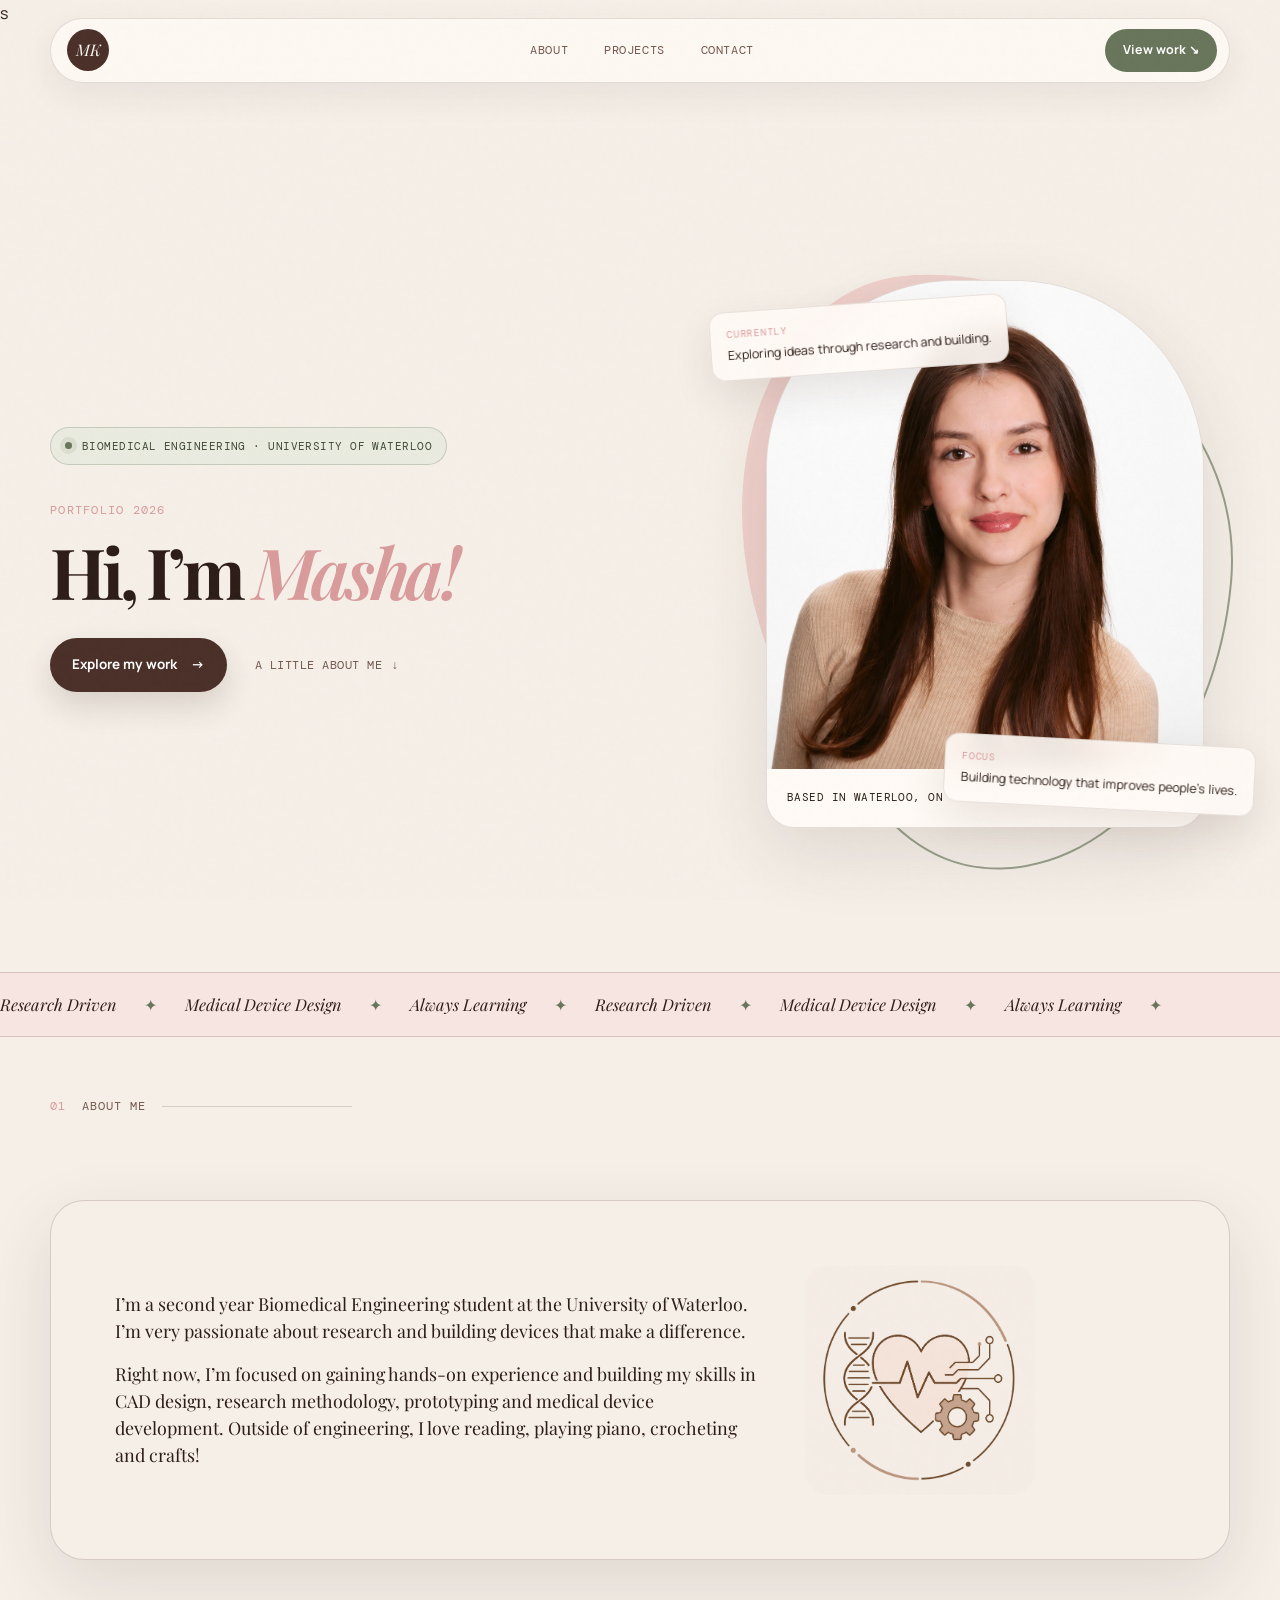
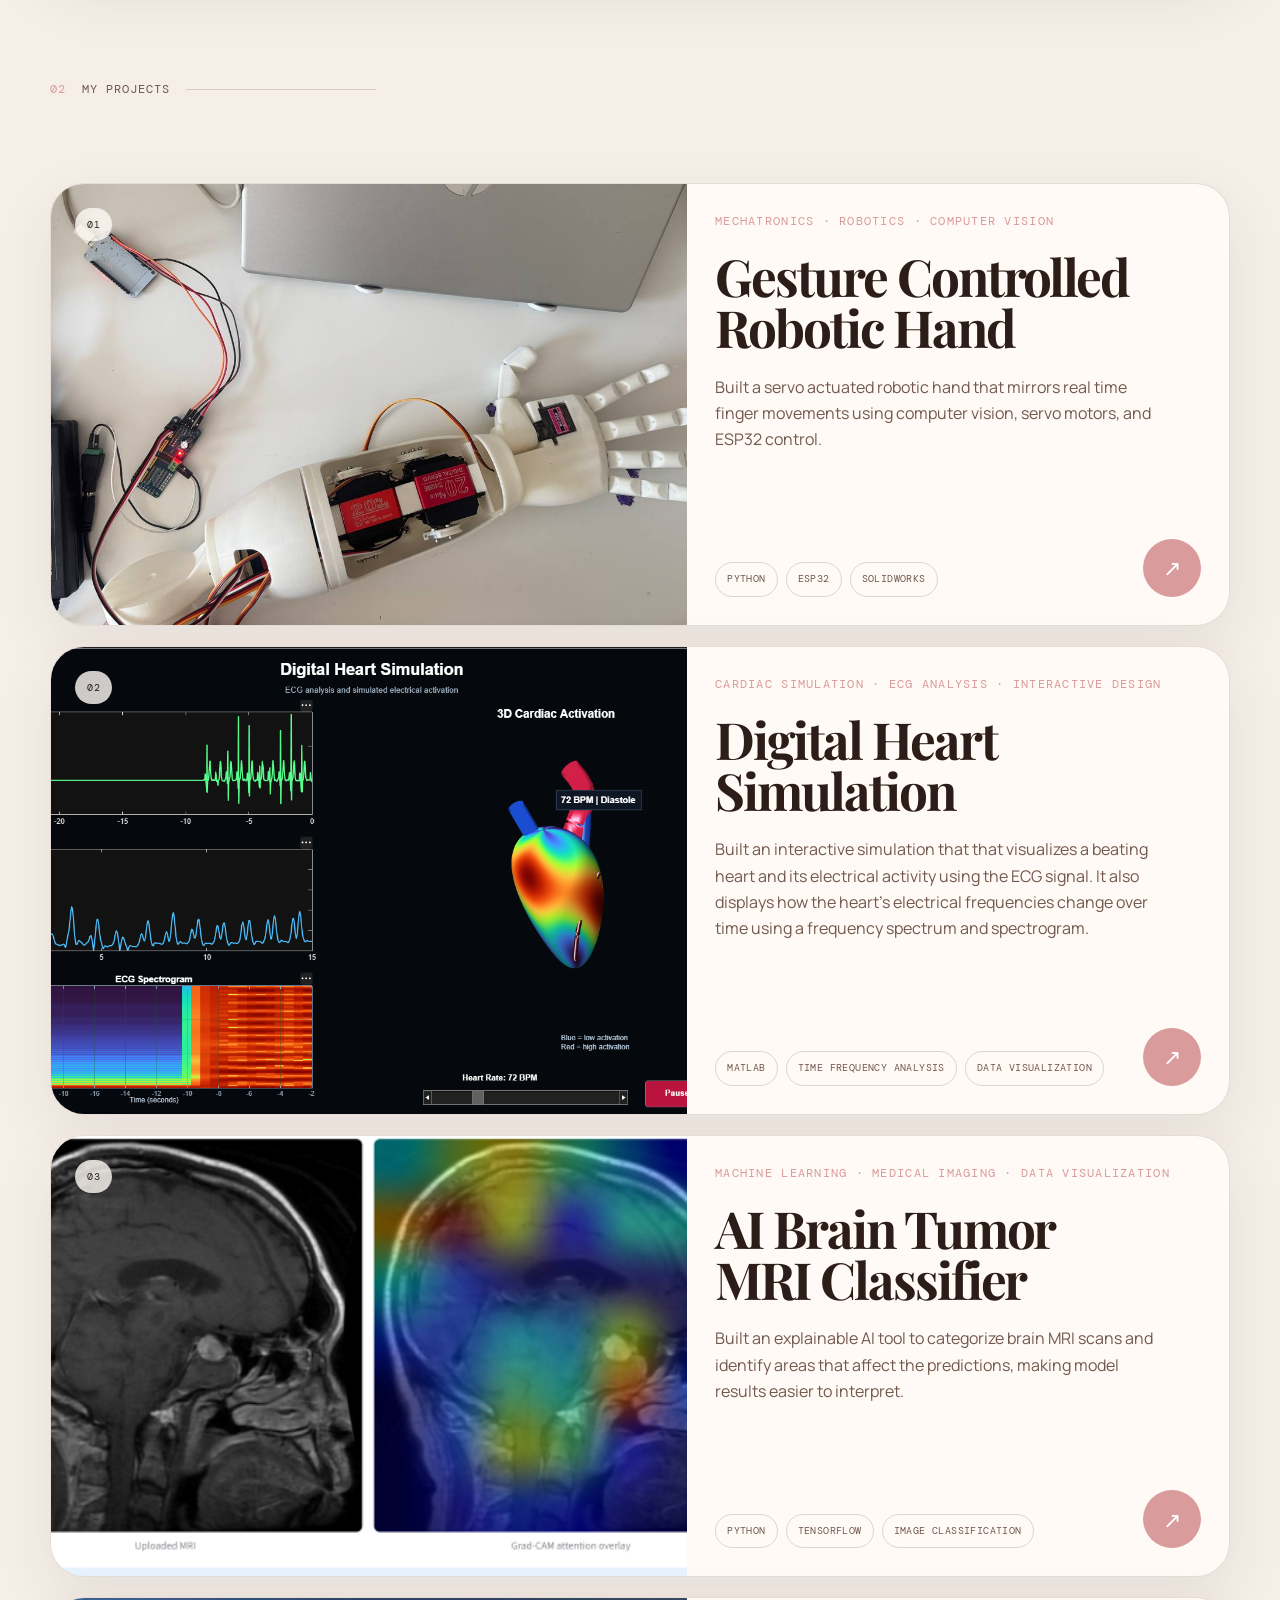
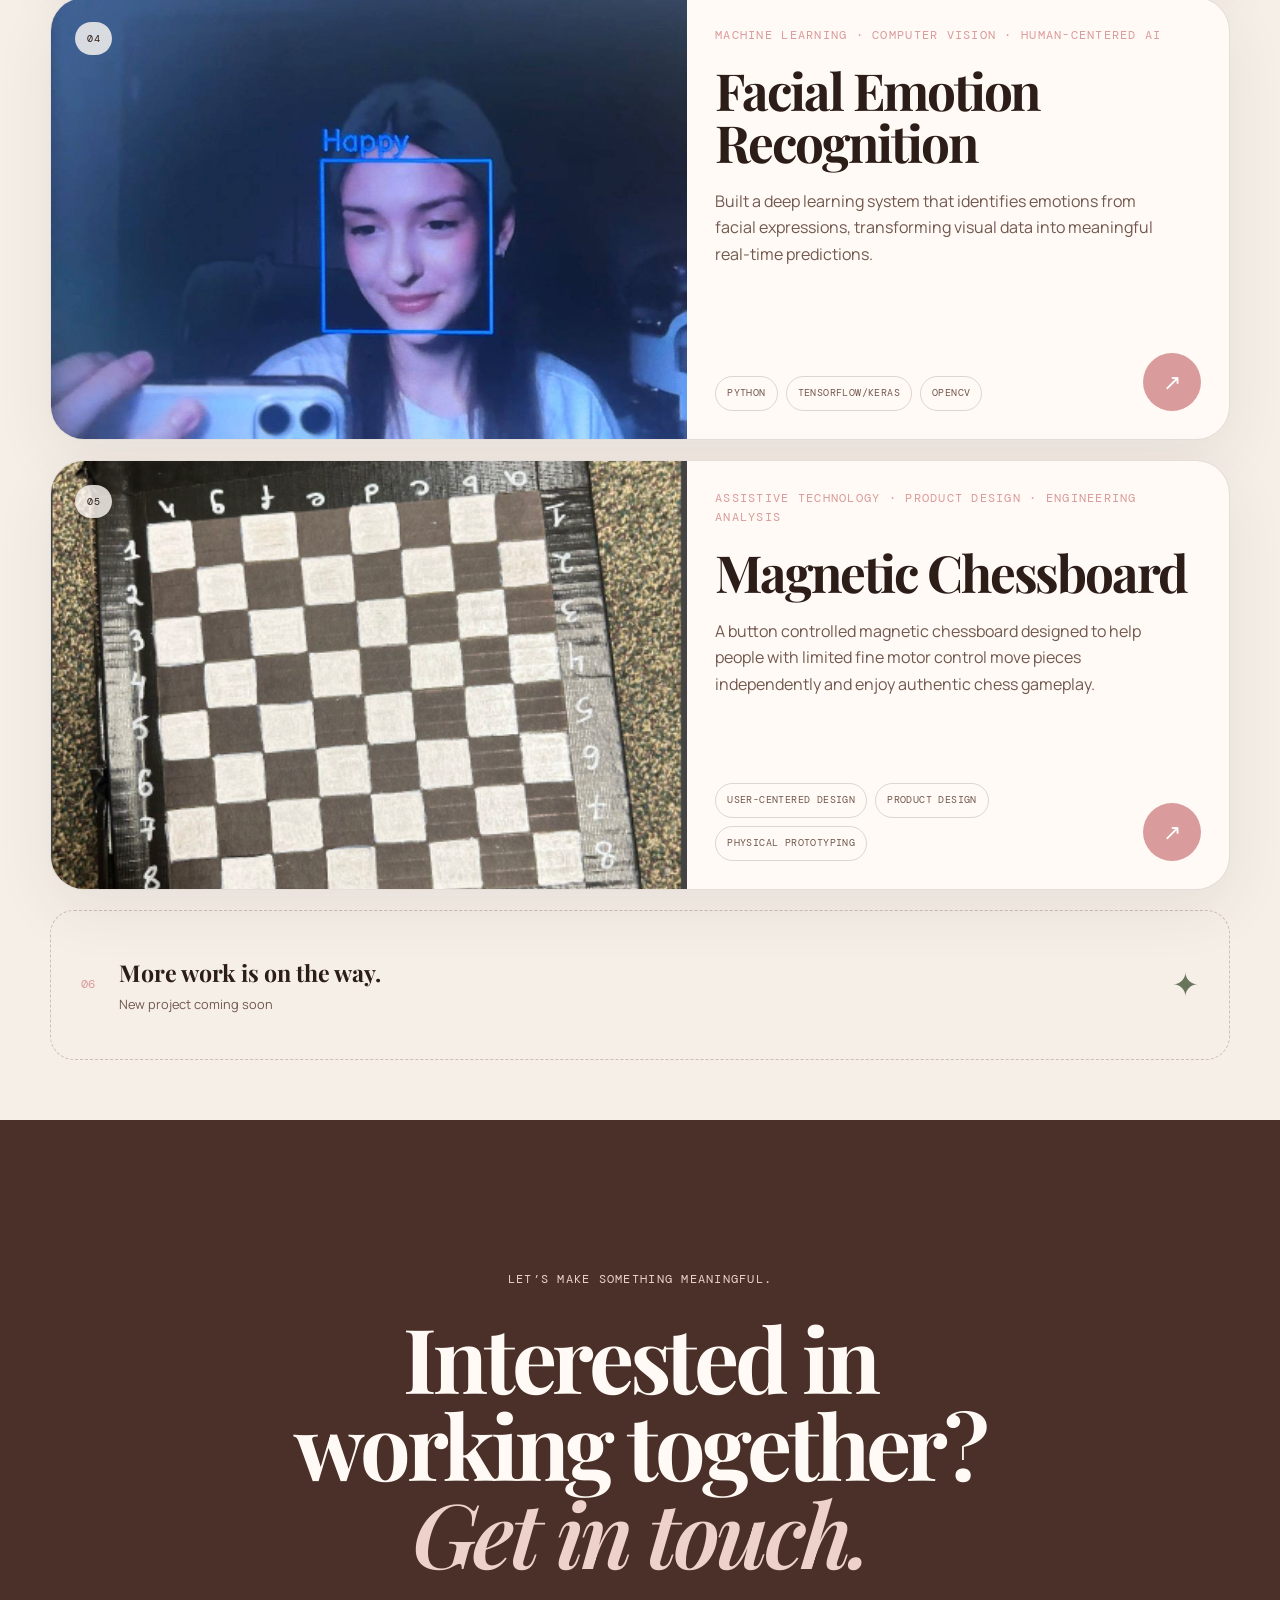
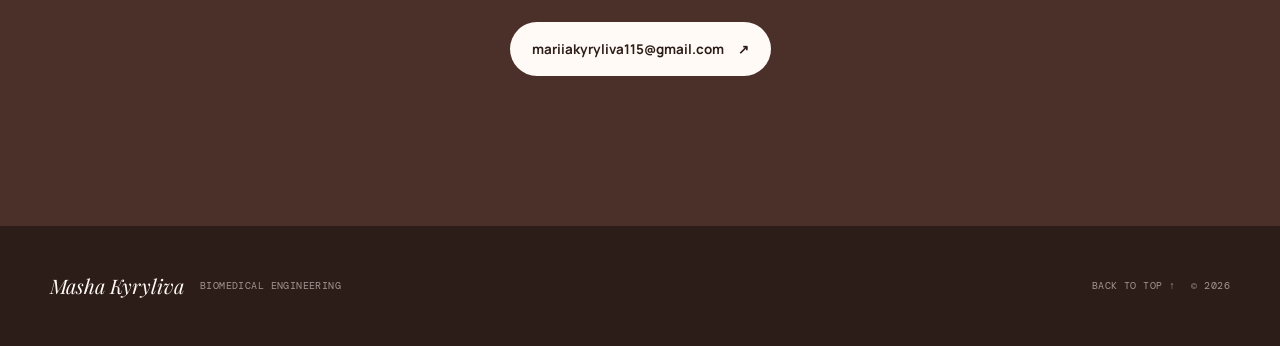
<file: index.html>
s<!DOCTYPE html>
<html lang="en">
<head>
  <meta charset="UTF-8">
  <meta name="viewport" content="width=device-width, initial-scale=1.0">
  <meta name="description" content="Masha Kyryliva — Biomedical Engineering student creating thoughtful solutions across healthcare, engineering, and technology.">
  <title>Masha Kyryliva — Biomedical Engineering Portfolio</title>

  <link rel="preconnect" href="https://fonts.googleapis.com">
  <link rel="preconnect" href="https://fonts.gstatic.com" crossorigin>
  <link href="https://fonts.googleapis.com/css2?family=DM+Mono:wght@300;400;500&family=Manrope:wght@400;500;600;700&family=Playfair+Display:ital,wght@0,400;0,700;1,600&display=swap" rel="stylesheet">
  <link rel="stylesheet" href="styles.css">
</head>
<body>
  <div class="page-noise" aria-hidden="true"></div>

  <header class="nav-shell">
    <nav class="nav" aria-label="Primary navigation">
      <a href="#top" class="nav-mark" aria-label="Masha Kyryliva home">
        <span>MK</span>
      </a>

      <ul class="nav-links">
        <li><a href="#about">About</a></li>
        <li><a href="#projects">Projects</a></li>
        <li><a href="#contact">Contact</a></li>
      </ul>

      <a class="nav-cta" href="#projects">View work <span aria-hidden="true">↘</span></a>
    </nav>
  </header>

  <main>
    <section class="hero" id="top">
      <div class="hero-grid">
        <div class="hero-copy reveal">
          <div class="availability-pill">
            <span class="availability-dot" aria-hidden="true"></span>
            Biomedical Engineering · University of Waterloo
          </div>

          <p class="hero-kicker">Portfolio 2026</p>
          <h1>
            Hi, I’m <em>Masha!</em></span>
          </h1>

          <div class="hero-actions">
            <a class="button button-primary" href="#projects">Explore my work <span aria-hidden="true">→</span></a>
            <a class="text-link" href="#about">A little about me <span aria-hidden="true">↓</span></a>
          </div>
        </div>

        <div class="portrait-stage reveal" aria-label="Portrait placeholder">
          <div class="portrait-backdrop portrait-backdrop-one" aria-hidden="true"></div>
          <div class="portrait-backdrop portrait-backdrop-two" aria-hidden="true"></div>
          <div class="portrait-card">
          <img src="forportfolio2.png" alt="Masha Kyryliva" class="portrait-photo">
          <div class="portrait-caption">
          <span>Based in Waterloo, ON</span>
         <span class="caption-mark">✦</span>
  </div>
</div>

          <div class="floating-note floating-note-top">
            <span class="note-label">Currently</span>
            <span>Exploring ideas through research and building.</span>
          </div>

          <div class="floating-note floating-note-bottom">
            <span class="note-label">Focus</span>
            <span>Building technology that improves people’s lives.</span>
          </div>
        </div>
      </div>

      <div class="hero-marquee" aria-hidden="true">
        <div class="marquee-track">
          <span>Research Driven</span><i>✦</i>
          <span>Medical Device Design</span><i>✦</i>
          <span>Always Learning</span><i>✦</i>
          <span>Research Driven</span><i>✦</i>
          <span>Medical Device Design</span><i>✦</i>
          <span>Always Learning</span><i>✦</i>
        </div>
      </div>
    </section>

    <section class="section about-section" id="about">
      <div class="section-label reveal">
        <span>01</span>
        <span>About me</span>
      </div>
   <div class="about-card reveal">
  <div class="about-card-text">
    <p class="about-lead">
      I’m a second year Biomedical Engineering student at the University of Waterloo. 
      I’m very passionate about research and building devices that make a difference.
    </p>
    <p>
      Right now, I’m focused on gaining hands-on experience and building my skills in CAD design, 
      research methodology, prototyping and medical device development. 
      Outside of engineering, I love reading, playing piano, crocheting and crafts!
    </p>
  </div>

  <div class="about-photo">
    <img src="icon2.png" alt="Sorry about that! Photo is not available at the moment.">
  </div>
</div>
    </section>

    <section class="section projects-section" id="projects">
      <div class="section-label reveal">
        <span>02</span>
        <span>My projects</span>
      </div>

      <div class="project-list">
        <a class="project-card reveal" href="project.html" aria-label="Open project case study">
         <div class="project-visual">
         <div class="project-index">01</div>
          <img src="handpic.jpg" alt="Project name" class="project-image">
          </div>

          <div class="project-info">
            <div>
              <p class="project-type">Mechatronics · Robotics · Computer Vision</p>
              <h3>Gesture Controlled Robotic Hand</h3>
              <p class="project-summary">
                Built a servo actuated robotic hand that 
                mirrors real time finger movements using computer vision, servo motors, and ESP32 control.
              </p>
            </div>

            <div class="project-bottom">
              <div class="skills" aria-label="Project skills">
                <span>Python</span>
                <span>ESP32</span>
                <span>SolidWorks</span>
              </div>
              <span class="project-arrow" aria-hidden="true">↗</span>
            </div>
          </div>
        </a>
<a class="project-card reveal" href="project2.html" aria-label="Open project case study">
<div class="project-visual">
  <div class="project-index">02</div>
  <img src="dhs2.png" alt="Project name" class="project-image">
</div>

  <div class="project-info">
    <div>
      <p class="project-type">Cardiac Simulation · ECG Analysis · Interactive Design</p>
      <h3>Digital Heart Simulation</h3>
      <p class="project-summary">
        Built an interactive simulation that that visualizes a beating heart and its electrical activity using the ECG signal. 
        It also displays how the heart’s electrical frequencies change over time using a frequency spectrum and spectrogram.
      </p>
    </div>

    <div class="project-bottom">
      <div class="skills" aria-label="Project skills">
        <span>MATLAB</span>
        <span>Time Frequency Analysis</span>
        <span>Data Visualization</span>
      </div>
      <span class="project-arrow" aria-hidden="true">↗</span>
    </div>
  </div>
</a>
<a class="project-card reveal" href="project3.html" aria-label="Open project case study">
  <div class="project-visual">
    <div class="project-index">03</div>
    <img src="aidetect.png" alt="Project name" class="project-image">
  </div>

  <div class="project-info">
    <div>
      <p class="project-type">Machine Learning · Medical Imaging · Data Visualization</p>
      <h3>AI Brain Tumor MRI Classifier</h3>
      <p class="project-summary">
        Built an explainable AI tool to categorize 
         brain MRI scans and identify areas that affect the predictions,
          making model results easier to interpret.
      </p>
    </div>

    <div class="project-bottom">
      <div class="skills" aria-label="Project skills">
        <span>Python</span>
        <span>TensorFlow</span>
        <span>Image Classification</span>
      </div>
      <span class="project-arrow" aria-hidden="true">↗</span>
    </div>
  </div>
</a>
<a class="project-card reveal" href="project4.html" aria-label="Open project case study">
  <div class="project-visual">
    <div class="project-index">04</div>
    <img src="emotionrec1.jpg" alt="Project name" class="project-image">
  </div>

  <div class="project-info">
    <div>
      <p class="project-type">Machine Learning · Computer Vision · Human-centered AI </p>
      <h3>Facial Emotion Recognition</h3>
      <p class="project-summary">
        Built a deep learning system that identifies emotions from facial expressions,
        transforming visual data into meaningful real-time predictions.
      </p>
    </div>

    <div class="project-bottom">
      <div class="skills" aria-label="Project skills">
        <span>Python</span>
        <span>TensorFlow/Keras</span>
        <span>OpenCV</span>
      </div>
      <span class="project-arrow" aria-hidden="true">↗</span>
    </div>
  </div>
</a>
<a class="project-card reveal" href="project5.html" aria-label="Open project case study">
  <div class="project-visual">
    <div class="project-index">05</div>
    <img src="chess2.png" alt="Project name" class="project-image">
  </div>

  <div class="project-info">
    <div>
      <p class="project-type">Assistive Technology · Product Design · Engineering Analysis</p>
      <h3>Magnetic Chessboard</h3>
      <p class="project-summary">
        A button controlled magnetic chessboard designed
         to help people with limited fine motor control move 
         pieces independently and enjoy authentic chess gameplay.
      </p>
    </div>

    <div class="project-bottom">
      <div class="skills" aria-label="Project skills">
        <span>User-centered design</span>
        <span>Product Design</span>
        <span>Physical Prototyping</span>
      </div>
      <span class="project-arrow" aria-hidden="true">↗</span>
    </div>
  </div>
</a>
        <div class="coming-soon-card reveal">
          <span class="coming-soon-number">06</span>
          <div>
            <p>More work is on the way.</p>
            <span>New project coming soon</span>
          </div>
          <div class="coming-soon-spark" aria-hidden="true">✦</div>
        </div>
      </div>
    </section>

    <section class="contact-section" id="contact">
      <div class="contact-inner reveal">
        <p class="contact-kicker">Let’s make something meaningful.</p>
        <h2>Interested in working together?<br><em>Get in touch.</em></h2>
        <a class="button button-light" href="mailto:mariiakyryliva115@gmail.com">mariiakyryliva115@gmail.com <span aria-hidden="true">↗</span></a>
      </div>
    </section>
  </main>

  <footer class="site-footer">
    <div>
      <span class="footer-name">Masha Kyryliva</span>
      <span class="footer-role">Biomedical Engineering</span>
    </div>
    <div class="footer-right">
      <a href="#top">Back to top ↑</a>
      <span>© <span data-current-year>2026</span></span>
    </div>
  </footer>
  

  <script src="script.js"></script>
</body>
</html>
</file>
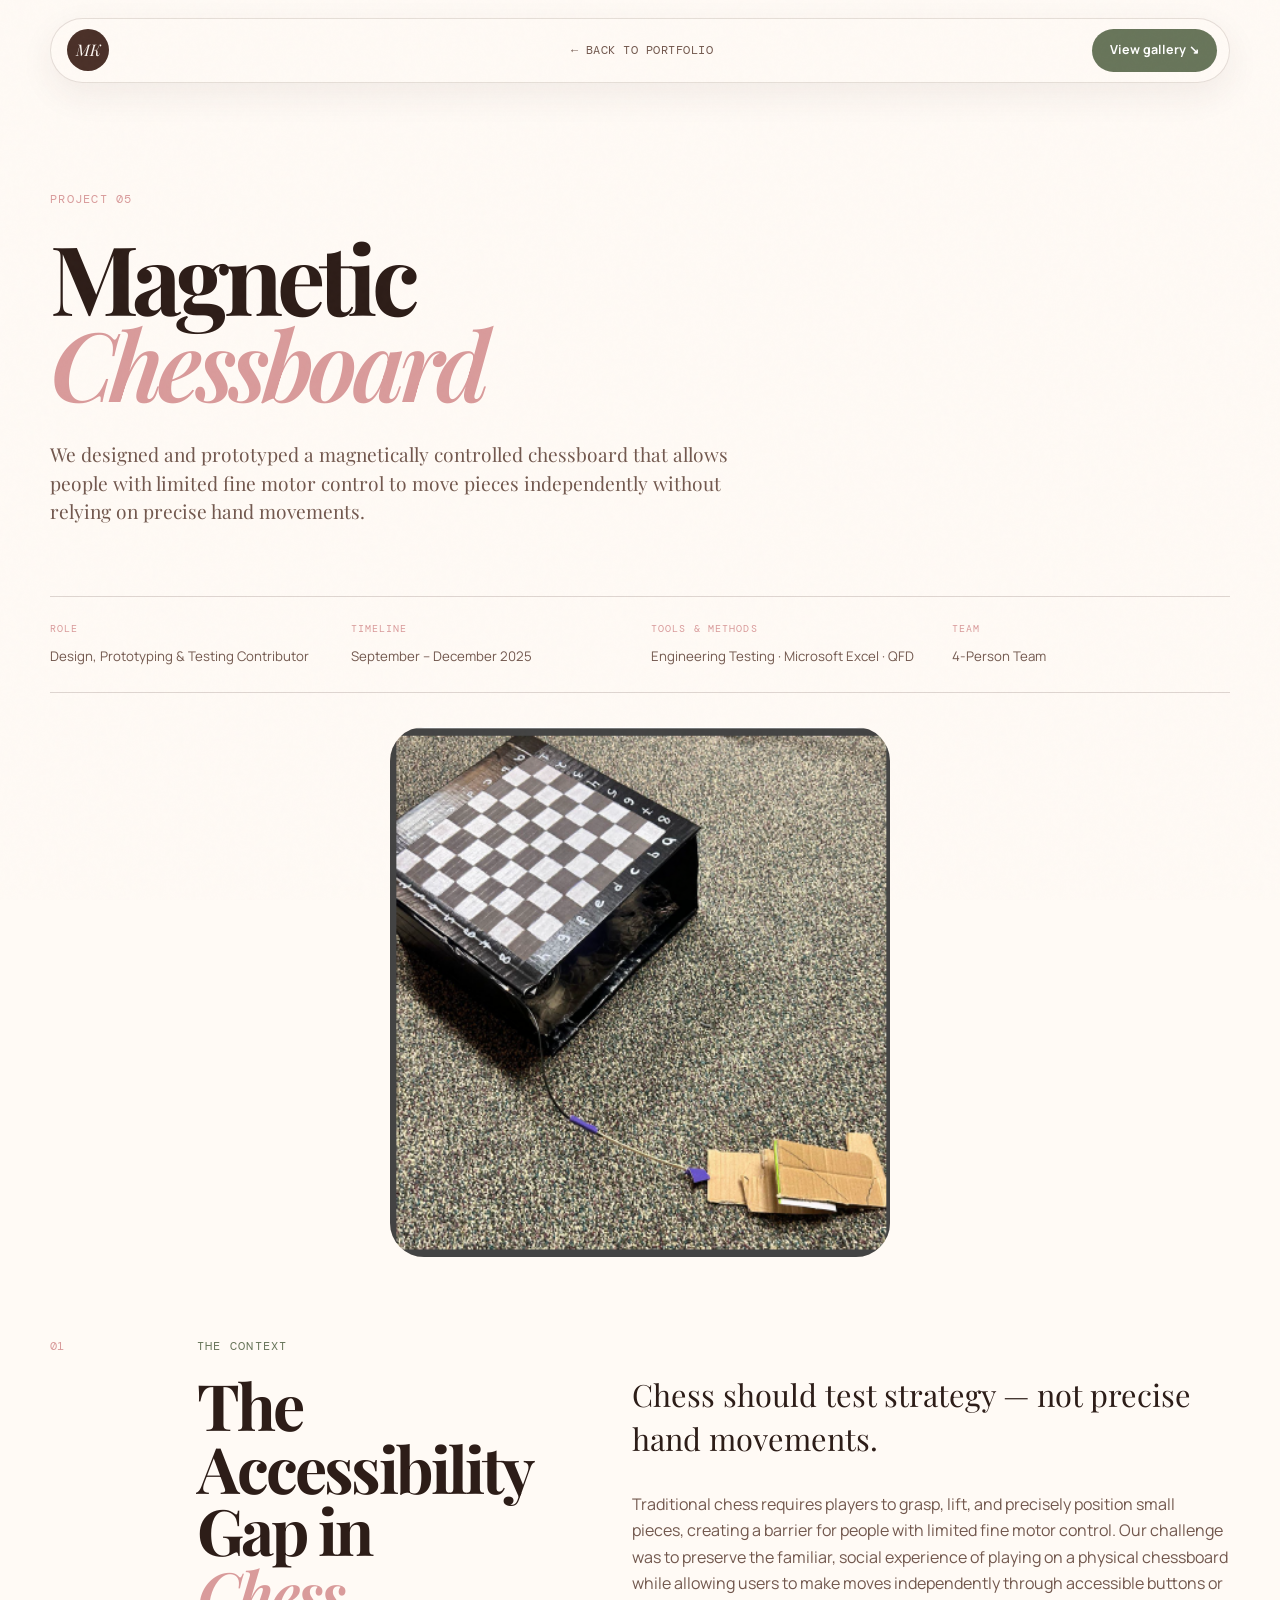
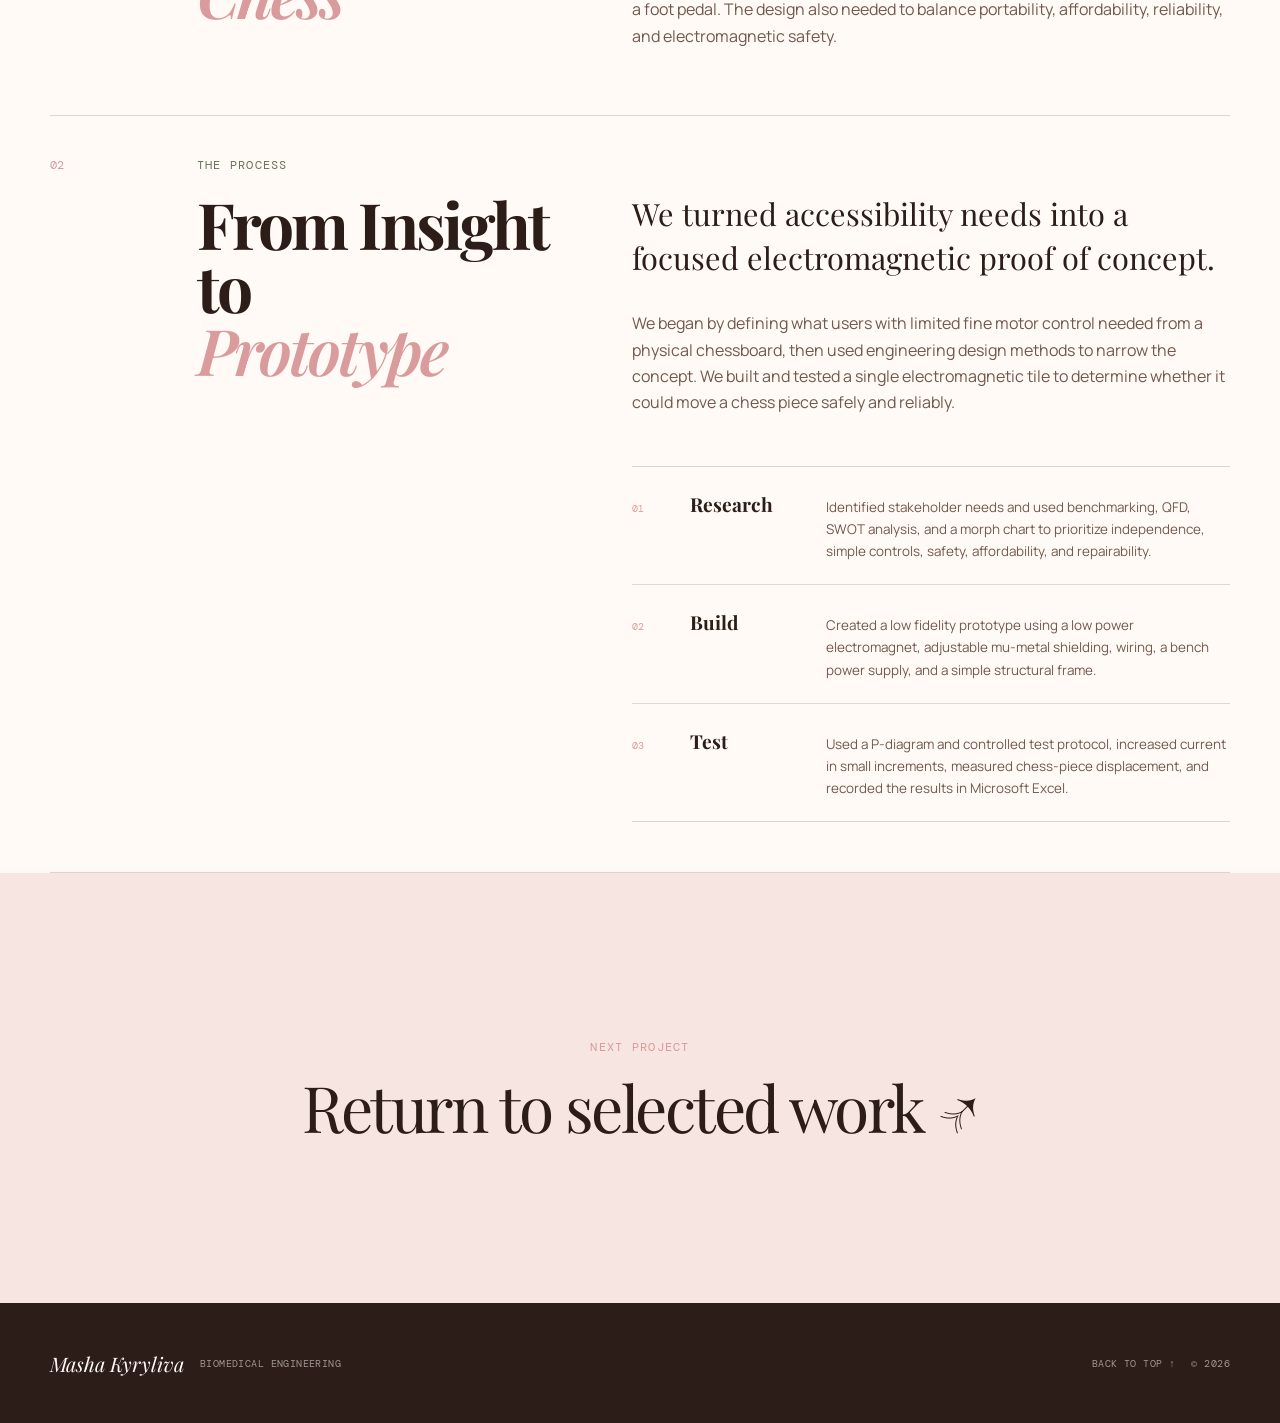
<file: project5.html>
<!DOCTYPE html>
<html lang="en">
<head>
  <meta charset="UTF-8">
  <meta name="viewport" content="width=device-width, initial-scale=1.0">
  <meta name="description" content="Project by Masha Kyryliva.">
  <title>Project — Masha Kyryliva</title>

  <link rel="preconnect" href="https://fonts.googleapis.com">
  <link rel="preconnect" href="https://fonts.gstatic.com" crossorigin>
  <link href="https://fonts.googleapis.com/css2?family=DM+Mono:wght@300;400;500&family=Manrope:wght@400;500;600;700&family=Playfair+Display:ital,wght@0,600;0,700;1,600&display=swap" rel="stylesheet">
  <link rel="stylesheet" href="styles.css">
</head>
<body class="project-page">
  <div class="page-noise" aria-hidden="true"></div>

  <header class="nav-shell">
    <nav class="nav" aria-label="Project navigation">
      <a href="index.html#top" class="nav-mark" aria-label="Masha Kyryliva home"><span>MK</span></a>
      <a class="back-link" href="index.html#projects"><span aria-hidden="true">←</span> Back to portfolio</a>
      <a class="nav-cta" href="#gallery">View gallery <span aria-hidden="true">↘</span></a>
    </nav>
  </header>

  <main>
    <section class="case-hero">
      <div class="case-heading reveal">
        <p class="hero-kicker">Project 05</p>
        <h1>Magnetic<br><em>Chessboard</em></h1>
        <p class="case-deck">
          We designed and prototyped
           a magnetically controlled chessboard that allows people with limited fine
            motor control to move pieces independently without relying on precise hand movements.
        </p>
      </div>

      <div class="case-meta reveal">
        <div>
          <span class="meta-label">Role</span>
          <span>Design, Prototyping & Testing Contributor</span>
        </div>
        <div>
          <span class="meta-label">Timeline</span>
          <span>September – December 2025</span>
        </div>
        <div>
          <span class="meta-label">Tools & Methods</span>
          <span>Engineering Testing · Microsoft Excel · QFD</span>
        </div>
        <div>
          <span class="meta-label">Team</span>
          <span>4-Person Team</span>
        </div>
      </div>

      <div class="case-cover reveal chess-cover">
      <img src="chess1.png" alt="Project name" class="case-cover-image">
      </div>
    </section>

    <section class="case-section reveal">
      <div class="case-section-number">01</div>
      <div class="case-section-title">
        <p>The context</p>
        <h2>The Accessibility Gap in<br><em>Chess</em></h2>
      </div>
      <div class="case-section-copy">
        <p class="case-lead">
          Chess should test strategy — not precise hand movements.
        </p>
        <p>
          Traditional chess requires players to grasp, lift, and precisely position small pieces, 
          creating a barrier for people with limited fine motor control. Our challenge was to preserve the familiar, 
          social experience of playing on a physical chessboard while allowing users to make moves independently through 
          accessible buttons or a foot pedal. 
          The design also needed to balance portability, affordability, reliability, and electromagnetic safety.
        </p>
      </div>
    </section>

    <section class="case-section reveal">
      <div class="case-section-number">02</div>
      <div class="case-section-title">
        <p>The process</p>
        <h2>From Insight to<br><em>Prototype</em></h2>
      </div>
      <div class="case-section-copy">
        <p class="case-lead">
          We turned accessibility needs into a focused electromagnetic proof of concept.
        </p>
        <p>
          We began by defining what users with limited fine motor control needed from a physical chessboard, 
          then used engineering design methods to narrow the concept. We built and tested a
          single electromagnetic tile to determine whether it could move a chess piece safely and reliably.
        </p>

        <div class="process-list">
          <div>
            <span>01</span>
            <strong>Research</strong>
            <p>Identified stakeholder needs and used benchmarking, QFD, SWOT analysis, 
              and a morph chart to prioritize independence, simple controls, 
              safety, affordability, and repairability.
            </p>
          </div>
          <div>
            <span>02</span>
            <strong>Build</strong>
            <p>Created a low fidelity prototype using a low power 
              electromagnet, adjustable mu-metal shielding, wiring, a bench power supply, and a simple structural frame.
            </p>
          </div>
          <div>
            <span>03</span>
            <strong>Test</strong>
            <p>Used a P-diagram and controlled test protocol, increased current in small increments,
               measured chess-piece displacement, and recorded the results in Microsoft Excel.</p>
          </div>
        </div>
      </div>
    </section>

    <section class="next-project reveal">
      <p>Next project</p>
      <a href="index.html#projects">Return to selected work <span aria-hidden="true">↗</span></a>
    </section>
  </main>

  <footer class="site-footer">
    <div>
      <span class="footer-name">Masha Kyryliva</span>
      <span class="footer-role">Biomedical Engineering</span>
    </div>
    <div class="footer-right">
      <a href="#top">Back to top ↑</a>
      <span>© <span data-current-year>2026</span></span>
    </div>
  </footer>

  <script src="script.js"></script>
</body>
</html>
</file>
<file: styles.css>
:root {
  --cream: #f5efe8;
  --cream-deep: #e9dfd3;
  --paper: #fffaf5;
  --brown: #4a3028;
  --brown-deep: #2d1d18;
  --brown-soft: #72584e;
  --pink: #d99b9b;
  --pink-light: #efd1cc;
  --pink-pale: #f6e5e1;
  --green: #68755a;
  --green-deep: #3f4a36;
  --green-light: #c7ceb9;
  --green-pale: #e4e8dc;
  --line: rgba(74, 48, 40, 0.18);
  --shadow: 0 24px 70px rgba(74, 48, 40, 0.12);

  --display: 'Playfair Display', Georgia, serif;
  --body: 'Manrope', Arial, sans-serif;
  --mono: 'DM Mono', monospace;

  --page: min(1180px, calc(100% - 3rem));
  --radius-xl: 34px;
  --radius-lg: 24px;
  --radius-md: 16px;
}

* {
  box-sizing: border-box;
}

html {
  scroll-behavior: smooth;
  scroll-padding-top: 110px;
}

body {
  margin: 0;
  overflow-x: hidden;
  background: var(--cream);
  color: var(--brown-deep);
  font-family: var(--body);
  font-size: 16px;
  line-height: 1.65;
  -webkit-font-smoothing: antialiased;
}

body::selection {
  background: var(--pink-light);
  color: var(--brown-deep);
}

a {
  color: inherit;
  text-decoration: none;
}

button,
a {
  -webkit-tap-highlight-color: transparent;
}

img,
svg {
  display: block;
  max-width: 100%;
}

:focus-visible {
  outline: 2px solid var(--green);
  outline-offset: 4px;
  border-radius: 8px;
}

.page-noise {
  position: fixed;
  inset: 0;
  z-index: 999;
  pointer-events: none;
  opacity: 0.04;
  background-image: url("data:image/svg+xml,%3Csvg viewBox='0 0 180 180' xmlns='http://www.w3.org/2000/svg'%3E%3Cfilter id='n'%3E%3CfeTurbulence type='fractalNoise' baseFrequency='.78' numOctaves='3' stitchTiles='stitch'/%3E%3C/filter%3E%3Crect width='100%25' height='100%25' filter='url(%23n)' opacity='.45'/%3E%3C/svg%3E");
}


.nav-shell {
  position: fixed;
  top: 0;
  left: 0;
  right: 0;
  z-index: 100;
  padding: 18px 24px;
  transition: padding 220ms ease;
}

.nav-shell.is-scrolled {
  padding-top: 10px;
}

.nav {
  width: var(--page);
  min-height: 64px;
  margin: 0 auto;
  padding: 10px 12px 10px 16px;
  display: grid;
  grid-template-columns: 1fr auto 1fr;
  align-items: center;
  gap: 24px;
  background: rgba(255, 250, 245, 0.78);
  border: 1px solid rgba(74, 48, 40, 0.14);
  border-radius: 999px;
  box-shadow: 0 12px 35px rgba(74, 48, 40, 0.07);
  backdrop-filter: blur(18px);
}

.nav-mark {
  width: 42px;
  height: 42px;
  display: grid;
  place-items: center;
  border-radius: 50%;
  background: var(--brown);
  color: var(--paper);
  font-family: var(--display);
  font-size: 1rem;
  font-style: italic;
}

.nav-links {
  display: flex;
  align-items: center;
  gap: clamp(18px, 3vw, 36px);
  margin: 0;
  padding: 0;
  list-style: none;
  font-family: var(--mono);
  font-size: 0.72rem;
  letter-spacing: 0.05em;
  text-transform: uppercase;
}

.nav-links a,
.back-link {
  position: relative;
  color: var(--brown-soft);
  transition: color 180ms ease;
}

.nav-links a::after,
.back-link::after {
  content: '';
  position: absolute;
  left: 0;
  right: 100%;
  bottom: -5px;
  height: 1px;
  background: var(--pink);
  transition: right 220ms ease;
}

.nav-links a:hover,
.back-link:hover {
  color: var(--brown-deep);
}

.nav-links a:hover::after,
.back-link:hover::after {
  right: 0;
}

.nav-cta {
  justify-self: end;
  padding: 11px 18px;
  border-radius: 999px;
  background: var(--green);
  color: #fff;
  font-size: 0.78rem;
  font-weight: 700;
  transition: transform 180ms ease, background 180ms ease;
}

.nav-cta:hover {
  transform: translateY(-2px);
  background: var(--green-deep);
}

.back-link {
  justify-self: center;
  font-family: var(--mono);
  font-size: 0.74rem;
  text-transform: uppercase;
  letter-spacing: 0.04em;
}


.section {
  width: var(--page);
  margin: 0 auto;
  padding: clamp(90px, 12vw, 160px) 0;
}
.about-section {
  padding-top: 60px;
  padding-bottom: 60px;
}

.projects-section {
  padding-top: 60px;
  padding-bottom: 60px;
}
.section-label {
  display: flex;
  align-items: center;
  gap: 16px;
  margin-bottom: clamp(48px, 7vw, 84px);
  font-family: var(--mono);
  font-size: 0.72rem;
  letter-spacing: 0.09em;
  text-transform: uppercase;
  color: var(--brown-soft);
}
.about-card {
  display: flex;
  align-items: center;
  gap: 40px;
  padding: clamp(40px, 6vw, 64px);
  background: var(--cream);
  border: 1px solid var(--line);
  border-radius: var(--radius-xl);
  box-shadow: var(--shadow);
}

.about-card p {
  max-width: 650px;
  color: var(--brown-deep);
  font-family: var(--display);
  font-size: clamp(1.05rem, 1.4vw, 1.25rem);
  line-height: 1.5;
  margin-bottom: 16px;
}

.about-card p:last-child {
  margin-bottom: 0;
}

.about-card .about-lead {
  margin-bottom: 16px;
  color: var(--brown-deep);
  font-weight: 400;   
}
.section-label::after {
  content: '';
  width: min(190px, 22vw);
  height: 1px;
  background: var(--line);
}
.about-photo {
  flex-shrink: 0;
  width: clamp(140px, 18vw, 250px);
  aspect-ratio: 1 / 1;
  overflow: hidden;
  border-radius: var(--radius-lg);
}

.about-photo img {
  width: 100%;
  height: 100%;
  object-fit: contain;
  display: block;
}

@media (max-width: 980px) {
  .about-card {
    flex-direction: column;
  }

  .about-photo {
    width: 100%;
  }
}
.section-label span:first-child {
  color: var(--pink);
}

h1,
h2,
h3,
p {
  margin-top: 0;
}

h1,
h2,
h3 {
  text-wrap: balance;
}

h2 {
  margin-bottom: 0;
  font-family: var(--display);
  font-size: clamp(3rem, 7vw, 6.2rem);
  line-height: 0.98;
  letter-spacing: -0.045em;
}

h2 em,
h1 em {
  color: var(--pink);
  font-weight: 600;
}

.hero-kicker,
.project-type,
.meta-label,
.contact-kicker,
.case-section-title > p,
.gallery-heading > p,
.next-project > p {
  font-family: var(--mono);
  font-size: 0.72rem;
  letter-spacing: 0.11em;
  text-transform: uppercase;
}

.button {
  display: inline-flex;
  align-items: center;
  justify-content: center;
  gap: 14px;
  min-height: 54px;
  padding: 0 22px;
  border-radius: 999px;
  font-size: 0.84rem;
  font-weight: 700;
  transition: transform 200ms ease, box-shadow 200ms ease, background 200ms ease;
}

.button:hover {
  transform: translateY(-3px);
}

.button-primary {
  background: var(--brown);
  color: #fff;
  box-shadow: 0 14px 30px rgba(74, 48, 40, 0.16);
}

.button-primary:hover {
  background: var(--brown-deep);
  box-shadow: 0 18px 36px rgba(74, 48, 40, 0.22);
}

.button-light {
  background: var(--paper);
  color: var(--brown-deep);
}

.text-link {
  display: inline-flex;
  align-items: center;
  gap: 9px;
  font-family: var(--mono);
  font-size: 0.76rem;
  text-transform: uppercase;
  letter-spacing: 0.04em;
  color: var(--brown-soft);
}

.reveal {
  opacity: 0;
  transform: translateY(24px);
  transition: opacity 750ms cubic-bezier(.2, .75, .25, 1), transform 750ms cubic-bezier(.2, .75, .25, 1);
}

.reveal.is-visible {
  opacity: 1;
  transform: translateY(0);
}


.hero {
  padding-top: 150px;
}

.hero-grid {
  width: var(--page);
  min-height: calc(100vh - 170px);
  margin: 0 auto;
  padding: clamp(32px, 6vw, 70px) 0 clamp(70px, 8vw, 100px);
  display: grid;
  grid-template-columns: minmax(0, 1.05fr) minmax(360px, 0.95fr);
  align-items: center;
  gap: clamp(55px, 8vw, 110px);
}

.availability-pill {
  width: fit-content;
  display: inline-flex;
  align-items: center;
  gap: 10px;
  margin-bottom: 36px;
  padding: 9px 14px;
  border: 1px solid rgba(104, 117, 90, 0.28);
  border-radius: 999px;
  background: rgba(228, 232, 220, 0.62);
  color: var(--green-deep);
  font-family: var(--mono);
  font-size: 0.7rem;
  text-transform: uppercase;
  letter-spacing: 0.04em;
}

.availability-dot {
  width: 7px;
  height: 7px;
  border-radius: 50%;
  background: var(--green);
  box-shadow: 0 0 0 5px rgba(104, 117, 90, 0.12);
}

.hero-copy .hero-kicker {
  margin-bottom: 20px;
  color: var(--pink);
}

.hero-copy h1,
.case-heading h1 {
  margin-bottom: 34px;
  font-family: var(--display);
  font-size: clamp(3rem, 5.5vw, 5.5rem); 
  line-height: 0.9;
  letter-spacing: -0.06em;
}

.underlined-word {
  position: relative;
  z-index: 1;
}

.underlined-word::after {
  content: '';
  position: absolute;
  left: -2%;
  right: -4%;
  bottom: 4%;
  z-index: -1;
  height: 18%;
  border-radius: 999px;
  background: var(--green-light);
  transform: rotate(-1.5deg);
}

.hero-intro {
  max-width: 590px;
  margin-bottom: 36px;
  color: var(--brown-soft);
  font-size: clamp(0.9rem, 1.3vw, 1.1rem);
  line-height: 1.75;
}

.hero-intro strong {
  color: var(--brown-deep);
  font-weight: 650;
}

.hero-actions {
  display: flex;
  align-items: center;
  gap: 28px;
  flex-wrap: wrap;
}

.portrait-stage {
  position: relative;
  width: min(100%, 500px);
  justify-self: end;
  padding: 34px 26px 44px 36px;
}

.portrait-backdrop {
  position: absolute;
  border-radius: 42% 58% 53% 47% / 46% 44% 56% 54%;
}

.portrait-backdrop-one {
  inset: 4% 9% 8% 3%;
  background: var(--pink-light);
  transform: rotate(-6deg);
}

.portrait-backdrop-two {
  inset: 12% 0 0 16%;
  border: 2px solid var(--green);
  transform: rotate(5deg);
  opacity: 0.65;
}

.portrait-card {
  position: relative;
  z-index: 2;
  overflow: hidden;
  aspect-ratio: 4 / 5;
  background: var(--paper);
  border: 1px solid rgba(74, 48, 40, 0.14);
  border-radius: 190px 190px 28px 28px;
  box-shadow: var(--shadow);
}
.portrait-photo {
  width: 100%;
  height: calc(100% - 58px);
  display: block;
  object-fit: cover;
}

.portrait-placeholder {
  height: calc(100% - 58px);
  display: grid;
  place-items: center;
  align-content: center;
  gap: 20px;
  padding: 30px;
  background:
    radial-gradient(circle at 20% 15%, rgba(217, 155, 155, 0.35), transparent 28%),
    radial-gradient(circle at 78% 76%, rgba(104, 117, 90, 0.25), transparent 34%),
    linear-gradient(150deg, #f9eee8, #eee8dc);
  color: var(--brown-soft);
  text-align: center;
}

.portrait-placeholder svg {
  width: 112px;
  fill: none;
  stroke: var(--brown);
  stroke-width: 3;
  stroke-linecap: round;
  opacity: 0.58;
}

.portrait-placeholder span {
  max-width: 210px;
  font-family: var(--mono);
  font-size: 0.68rem;
  line-height: 1.7;
  text-transform: uppercase;
  letter-spacing: 0.06em;
}

.portrait-caption {
  height: 58px;
  padding: 0 20px;
  display: flex;
  align-items: center;
  justify-content: space-between;
  font-family: var(--mono);
  font-size: 0.67rem;
  text-transform: uppercase;
  letter-spacing: 0.04em;
}

.caption-mark {
  color: var(--pink);
  font-size: 1.2rem;
}

.floating-note {
  position: absolute;
  z-index: 3;
  min-width: 190px;
  padding: 14px 16px;
  display: grid;
  gap: 3px;
  border: 1px solid rgba(74, 48, 40, 0.12);
  border-radius: 14px;
  background: rgba(255, 250, 245, 0.9);
  box-shadow: 0 16px 40px rgba(74, 48, 40, 0.11);
  backdrop-filter: blur(12px);
  color: var(--brown-deep);
  font-size: 0.78rem;
}

.floating-note-top {
  top: 9%;
  left: -4%;
  transform: rotate(-4deg);
}

.floating-note-bottom {
  right: -5%;
  bottom: 10%;
  transform: rotate(3deg);
}

.note-label {
  color: var(--pink);
  font-family: var(--mono);
  font-size: 0.6rem;
  letter-spacing: 0.08em;
  text-transform: uppercase;
}

.hero-marquee {
  overflow: hidden;
  padding: 18px 0;
  border-top: 1px solid var(--line);
  border-bottom: 1px solid var(--line);
  background: var(--pink-pale);
}

.marquee-track {
  width: max-content;
  display: flex;
  align-items: center;
  gap: 28px;
  font-family: var(--display);
  font-size: 1.02rem;
  font-style: italic;
  animation: marquee 26s linear infinite;
}

.marquee-track i {
  color: var(--green);
  font-style: normal;
}

@keyframes marquee {
  to { transform: translateX(-50%); }
}




.about-grid {
  display: grid;
  grid-template-columns: minmax(0, 0.9fr) minmax(420px, 1.1fr);
  gap: clamp(65px, 10vw, 140px);
  align-items: start;
}

.about-content {
  padding-top: 18px;
}

.about-content > p {
  max-width: 650px;
  color: var(--brown-soft);
}

.about-facts {
  margin-top: 50px;
  display: grid;
  grid-template-columns: repeat(3, 1fr);
  gap: 12px;
}

.fact-card {
  min-height: 220px;
  padding: 20px;
  display: flex;
  flex-direction: column;
  border: 1px solid var(--line);
  border-radius: var(--radius-md);
  background: var(--paper);
}

.fact-card-pink {
  background: var(--pink-pale);
}

.fact-card-green {
  background: var(--green-pale);
}

.fact-number {
  margin-bottom: auto;
  color: var(--pink);
  font-family: var(--mono);
  font-size: 0.7rem;
}

.fact-title {
  margin-bottom: 8px;
  font-family: var(--display);
  font-size: 1.35rem;
  font-weight: 700;
}

.fact-copy {
  color: var(--brown-soft);
  font-size: 0.76rem;
  line-height: 1.55;
}


.projects-heading {
  margin-bottom: 60px;
  display: grid;
  grid-template-columns: 1fr minmax(280px, 420px);
  gap: 60px;
  align-items: end;
}

.projects-heading p {
  margin-bottom: 8px;
  color: var(--brown-soft);
}

.project-list {
  display: grid;
  gap: 20px;
}

.project-card {
  min-height: 148px;
  display: grid;
  grid-template-columns: 1.08fr 0.92fr;
  overflow: hidden;
  border: 1px solid rgba(74, 48, 40, 0.14);
  border-radius: var(--radius-xl);
  background: var(--paper);
  box-shadow: 0 20px 60px rgba(74, 48, 40, 0.08);
  transition: transform 320ms cubic-bezier(.2, .75, .25, 1), box-shadow 320ms ease;
}

.project-card:hover {
  transform: translateY(-8px);
  box-shadow: 0 30px 80px rgba(74, 48, 40, 0.15);
}

.project-visual {
  position: relative;
  overflow: hidden;
  min-height: 130px;
  display: grid;
  place-items: center;
  background: var(--green-pale);
}
.project-image {
  position: absolute;
  inset: 0;
  width: 100%;
  height: 100%;
  object-fit: cover;
  z-index: 1;
}
.project-index {
  position: absolute;
  top: 24px;
  left: 24px;
  z-index: 3;
  padding: 8px 12px;
  border-radius: 999px;
  background: rgba(255, 250, 245, 0.8);
  font-family: var(--mono);
  font-size: 0.65rem;
  letter-spacing: 0.06em;
}

.project-placeholder {
  position: relative;
  z-index: 2;
  display: grid;
  place-items: center;
  gap: 18px;
  color: var(--green-deep);
  text-align: center;
}

.project-placeholder svg {
  width: 150px;
  fill: none;
  stroke: currentColor;
  stroke-width: 2;
  opacity: 0.72;
}

.project-placeholder span {
  max-width: 190px;
  font-family: var(--mono);
  font-size: 0.68rem;
  line-height: 1.6;
  letter-spacing: 0.05em;
  text-transform: uppercase;
}

.project-orbit {
  position: absolute;
  border: 1px solid rgba(63, 74, 54, 0.28);
  border-radius: 50%;
}

.project-orbit-one {
  width: 340px;
  height: 340px;
}

.project-orbit-two {
  width: 480px;
  height: 250px;
  transform: rotate(-23deg);
}

.project-info {
  padding: clamp(18px, 3vw, 28px);
  display: flex;
  flex-direction: column;
  justify-content: space-between;
}

.project-type {
  margin-bottom: 20px;
  color: var(--pink);
}

.project-info h3 {
  margin-bottom: 20px;
  font-family: var(--display);
  font-size: clamp(2.5rem, 4vw, 4.5rem);
  line-height: 1;
  letter-spacing: -0.04em;
}

.project-summary {
  max-width: 440px;
  color: var(--brown-soft);
}

.project-bottom {
  margin-top: 70px;
  display: flex;
  align-items: end;
  justify-content: space-between;
  gap: 20px;
}

.skills {
  display: flex;
  flex-wrap: wrap;
  gap: 8px;
}

.skills span {
  padding: 8px 11px;
  border: 1px solid var(--line);
  border-radius: 999px;
  font-family: var(--mono);
  font-size: 0.63rem;
  text-transform: uppercase;
  letter-spacing: 0.04em;
  color: var(--brown-soft);
}

.project-arrow {
  flex: 0 0 auto;
  width: 58px;
  height: 58px;
  display: grid;
  place-items: center;
  border-radius: 50%;
  background: var(--pink);
  color: #fff;
  font-size: 1.35rem;
  transition: transform 220ms ease;
}

.project-card:hover .project-arrow {
  transform: rotate(12deg) scale(1.06);
}

.coming-soon-card {
  min-height: 150px;
  padding: 26px 30px;
  display: grid;
  grid-template-columns: auto 1fr auto;
  align-items: center;
  gap: 24px;
  border: 1px dashed rgba(74, 48, 40, 0.25);
  border-radius: var(--radius-lg);
}

.coming-soon-number {
  color: var(--pink);
  font-family: var(--mono);
  font-size: 0.72rem;
}

.coming-soon-card p {
  margin-bottom: 2px;
  font-family: var(--display);
  font-size: 1.45rem;
  font-weight: 700;
}

.coming-soon-card div > span {
  color: var(--brown-soft);
  font-size: 0.8rem;
}

.coming-soon-spark {
  color: var(--green);
  font-size: 2rem;
}

.contact-section {
  padding: clamp(90px, 12vw, 150px) 24px;
  background: var(--brown);
  color: var(--paper);
}

.contact-inner {
  width: min(900px, 100%);
  margin: 0 auto;
  text-align: center;
}

.contact-kicker {
  margin-bottom: 24px;
  color: var(--pink-light);
}

.contact-inner h2 {
  margin-bottom: 46px;
  font-size: clamp(3.1rem, 7vw, 6.6rem);
}

.contact-inner h2 em {
  color: var(--pink-light);
}

.contact-note {
  margin: 18px 0 0;
  color: rgba(255, 250, 245, 0.52);
  font-family: var(--mono);
  font-size: 0.64rem;
  letter-spacing: 0.03em;
  text-transform: uppercase;
}

.site-footer {
  min-height: 120px;
  padding: 28px max(24px, calc((100vw - min(1180px, calc(100vw - 3rem))) / 2));
  display: flex;
  align-items: center;
  justify-content: space-between;
  gap: 30px;
  background: var(--brown-deep);
  color: var(--paper);
}

.site-footer > div {
  display: flex;
  align-items: center;
  gap: 16px;
}

.footer-name {
  font-family: var(--display);
  font-size: 1.25rem;
  font-style: italic;
}

.footer-role,
.footer-right {
  color: rgba(255, 250, 245, 0.55);
  font-family: var(--mono);
  font-size: 0.65rem;
  text-transform: uppercase;
  letter-spacing: 0.04em;
}

.footer-right a:hover {
  color: var(--pink-light);
}


.project-page {
  background: var(--paper);
}

.case-hero {
  width: var(--page);
  margin: 0 auto;
  padding: 190px 0 90px;
  padding-bottom: 40px;
}

.case-heading {
  width: min(880px, 100%);
}

.case-heading .hero-kicker {
  margin-bottom: 24px;
  color: var(--pink);
}

.case-heading h1 {
  font-size: clamp(6rem, 5vw, 5rem);
}

.case-deck {
  width: min(690px, 100%);
  color: var(--brown-soft);
  font-family: var(--display);
  font-size: clamp(1.05rem, 1.5vw, 1.3rem);
  line-height: 1.5;
}
.case-cover-image {
  position: absolute;
  inset: 0;
  width: 100%;
  height: 100%;
  object-fit: cover;
  display: block;
}
.case-cover.ai-cover {
  aspect-ratio: 1918 / 820;
  min-height: 0;
}
.case-cover.chess-cover {
  aspect-ratio: 397 / 421;
  min-height: 0;
  max-width: 500px;
  margin: 0 auto;
}
.case-meta {
  margin: 70px 0 34px;
  padding: 24px 0;
  display: grid;
  grid-template-columns: repeat(4, 1fr);
  gap: 22px;
  border-top: 1px solid var(--line);
  border-bottom: 1px solid var(--line);
}

.case-meta > div {
  display: grid;
  gap: 8px;
  color: var(--brown-soft);
  font-size: 0.83rem;
}

.meta-label {
  color: var(--pink);
  font-size: 0.63rem;
}

.case-cover {
  position: relative;
  overflow: hidden;
  aspect-ratio: 16 / 9;
  min-height: min(40vw, 700px);
  border-radius: var(--radius-xl);
  background:
    radial-gradient(circle at 18% 18%, rgba(217, 155, 155, 0.62), transparent 30%),
    radial-gradient(circle at 82% 76%, rgba(104, 117, 90, 0.4), transparent 32%),
    var(--cream-deep);
} 

.case-cover-label {
  position: absolute;
  top: 24px;
  left: 24px;
  padding: 8px 12px;
  border-radius: 999px;
  background: rgba(255, 250, 245, 0.78);
  font-family: var(--mono);
  font-size: 0.65rem;
  letter-spacing: 0.04em;
  text-transform: uppercase;
}

.case-cover-placeholder {
  position: absolute;
  inset: 0;
  display: grid;
  place-items: center;
  align-content: center;
  gap: 22px;
  color: var(--brown);
  text-align: center;
}

.case-cover-placeholder svg {
  width: min(240px, 34vw);
  fill: none;
  stroke: currentColor;
  stroke-width: 2;
  opacity: 0.7;
}

.case-cover-placeholder span {
  max-width: 290px;
  font-family: var(--mono);
  font-size: 0.68rem;
  line-height: 1.7;
  text-transform: uppercase;
  letter-spacing: 0.05em;
}

.case-section {
  width: var(--page);
  margin: 0 auto;
  padding: 50px 0;
  display: grid;
  grid-template-columns: 70px minmax(260px, 0.75fr) minmax(360px, 1.25fr);
  gap: clamp(35px, 6vw, 90px);
  border-bottom: 1px solid var(--line);
  padding-top: 40px;
}

.case-section-number {
  color: var(--pink);
  font-family: var(--mono);
  font-size: 0.72rem;
}

.case-section-title > p {
  margin-bottom: 18px;
  color: var(--green);
}

.case-section-title h2 {
  font-size: clamp(4rem, 4vw, 4rem);
}

.case-section-copy {
  padding-top: 36px;
  color: var(--brown-soft);
}

.case-section-copy p {
  max-width: 640px;
}

.case-lead {
  color: var(--brown-deep);
  font-family: var(--display);
  font-size: clamp(1.5rem, 2.4vw, 2.15rem);
  line-height: 1.42;
}

.case-highlight {
  padding: clamp(80px, 10vw, 130px) max(24px, calc((100vw - min(1000px, calc(100vw - 3rem))) / 2));
  background: var(--green);
  color: #fff;
  text-align: center;
}

.case-highlight > p {
  margin-bottom: 24px;
  color: var(--green-light);
  font-family: var(--mono);
  font-size: 0.68rem;
  letter-spacing: 0.1em;
  text-transform: uppercase;
}

.case-highlight blockquote {
  margin: 0 auto;
  max-width: 1000px;
  font-family: var(--display);
  font-size: clamp(2.5rem, 5vw, 5.1rem);
  line-height: 1.08;
  letter-spacing: -0.035em;
}

.process-list {
  margin-top: 50px;
  border-top: 1px solid var(--line);
}

.process-list > div {
  padding: 22px 0;
  display: grid;
  grid-template-columns: 42px 120px 1fr;
  gap: 16px;
  align-items: baseline;
  border-bottom: 1px solid var(--line);
}

.process-list span {
  color: var(--pink);
  font-family: var(--mono);
  font-size: 0.65rem;
}

.process-list strong {
  color: var(--brown-deep);
  font-family: var(--display);
  font-size: 1.2rem;
}

.process-list p {
  margin: 0;
  font-size: 0.84rem;
}

.gallery-section {
  padding: clamp(90px, 12vw, 160px) max(24px, calc((100vw - min(1180px, calc(100vw - 3rem))) / 2));
  background: var(--cream);
  padding-top: 40px;
}

.gallery-heading {
  margin-bottom: 56px;
}

.gallery-heading > p {
  margin-bottom: 16px;
  color: var(--pink);
}

.gallery-heading h2 {
  font-size: clamp(3.5rem, 7vw, 6.6rem);
}

.case-gallery {
  display: grid;
  grid-template-columns: repeat(2, 1fr);
  gap: 18px;
}
.case-gallery-wide-hand {
  grid-column: 1 / -1;
  aspect-ratio: 4 / 3;
  background: var(--cream-deep);
}

.case-gallery-item-hand {
  aspect-ratio: 4 / 3;
  background: var(--cream-deep);
}
.gallery-image {
  position: absolute;
  inset: 0;
  width: 100%;
  height: 100%;
  object-fit: cover;
  display: block;
}
.case-gallery-item {
  padding: 22px;
  overflow: hidden;
  border-radius: var(--radius-lg);
  background:
    linear-gradient(145deg, transparent 35%, rgba(74, 48, 40, 0.07)),
    var(--cream-deep);
  color: var(--brown-soft);
  font-family: var(--mono);
  font-size: 0.68rem;
  text-transform: uppercase;
  letter-spacing: 0.04em;
}

.case-gallery-wide {
  grid-column: 1 / -1;
  aspect-ratio: 589 / 297;
  background:
    radial-gradient(circle at 27% 32%, rgba(217, 155, 155, 0.45), transparent 27%),
    radial-gradient(circle at 73% 63%, rgba(104, 117, 90, 0.34), transparent 30%),
    var(--cream-deep);
}

.case-gallery-pink {
  aspect-ratio: 708 / 470;
  background: var(--pink-pale);
}

.case-gallery-green {
  aspect-ratio: 541 / 470;
  background: var(--green-pale);
}

.result-stat-grid {
  margin-top: 48px;
  display: grid;
  grid-template-columns: repeat(3, 1fr);
  gap: 10px;
}

.result-stat-grid > div {
  min-height: 140px;
  padding: 18px;
  display: flex;
  flex-direction: column;
  justify-content: space-between;
  border: 1px solid var(--line);
  border-radius: 14px;
  background: var(--cream);
}

.result-stat-grid strong {
  color: var(--pink);
  font-family: var(--display);
  font-size: 2.2rem;
}

.result-stat-grid span {
  color: var(--brown-soft);
  font-family: var(--mono);
  font-size: 0.65rem;
  text-transform: uppercase;
}

.next-project {
  min-height: 430px;
  padding: 80px 24px;
  display: grid;
  place-items: center;
  align-content: center;
  gap: 18px;
  background: var(--pink-pale);
  text-align: center;
}

.next-project > p {
  margin-bottom: 0;
  color: var(--pink);
}

.next-project a {
  font-family: var(--display);
  font-size: clamp(1.6rem, 5vw, 4rem);
  line-height: 1;
  letter-spacing: -0.04em;
}

.next-project a span {
  display: inline-block;
  transition: transform 200ms ease;
}

.next-project a:hover span {
  transform: translate(7px, -7px);
}


@media (max-width: 980px) {
  .hero-grid,
  .about-grid,
  .projects-heading,
  .project-card {
    grid-template-columns: 1fr;
  }

  .hero-grid {
    padding-top: 50px;
  }

  .portrait-stage {
    width: min(100%, 560px);
    justify-self: center;
  }

  .about-grid,
  .projects-heading {
    gap: 50px;
  }

  .about-facts {
    max-width: 750px;
  }

  .project-card {
    min-height: auto;
  }

  .project-visual {
    min-height: 500px;
  }

  .case-section {
    grid-template-columns: 50px 1fr;
  }

  .case-section-copy {
    grid-column: 2;
    padding-top: 0;
  }
}

@media (max-width: 760px) {
  :root {
    --page: min(100% - 2rem, 1180px);
  }

  .nav-shell {
    padding: 10px;
  }

  .nav {
    min-height: 58px;
    grid-template-columns: auto 1fr auto;
    gap: 12px;
  }

  .nav-links {
    display: none;
  }

  .nav-mark {
    width: 38px;
    height: 38px;
  }

  .nav-cta {
    font-size: 0.68rem;
    padding: 10px 13px;
  }

  .back-link {
    justify-self: start;
    font-size: 0.64rem;
  }

  .hero {
    padding-top: 105px;
  }

  .hero-grid {
    min-height: auto;
    gap: 54px;
  }

  .hero-copy h1,
  .case-heading h1 {
    font-size: clamp(3.7rem, 17vw, 5.8rem);
  }

  .hero-actions {
    align-items: flex-start;
    flex-direction: column;
    gap: 20px;
  }

  .portrait-stage {
    padding: 24px 14px 36px 18px;
  }

  .floating-note {
    min-width: 150px;
    max-width: 175px;
    font-size: 0.67rem;
  }

  .floating-note-top {
    left: -2%;
  }

  .floating-note-bottom {
    right: -1%;
  }

  .section {
    padding: 90px 0;
  }

  h2 {
    font-size: clamp(3rem, 14vw, 4.7rem);
  }

  .about-facts {
    grid-template-columns: 1fr;
  }

  .fact-card {
    min-height: 170px;
  }

  .projects-heading {
    margin-bottom: 38px;
  }

  .project-visual {
    min-height: 390px;
  }

  .project-info {
    padding: 30px 24px;
  }

  .project-bottom {
    margin-top: 44px;
    align-items: flex-start;
    flex-direction: column;
  }

  .coming-soon-card {
    grid-template-columns: auto 1fr;
  }

  .coming-soon-spark {
    display: none;
  }

  .contact-inner h2 {
    font-size: clamp(3rem, 13vw, 5rem);
  }

  .site-footer,
  .site-footer > div {
    align-items: flex-start;
    flex-direction: column;
  }

  .case-hero {
    padding-top: 140px;
  }

  .case-meta {
    grid-template-columns: repeat(2, 1fr);
  }

  .case-cover {
    min-height: 500px;
  }

  .case-section {
    grid-template-columns: 1fr;
    gap: 24px;
  }

  .case-section-copy {
    grid-column: auto;
  }

  .process-list > div {
    grid-template-columns: 34px 90px 1fr;
  }

  .case-gallery {
    grid-template-columns: 1fr;
  }

  .case-gallery-wide {
    grid-column: 1/-1;
    min-height: 220px;
  }

  .case-gallery-item {
    min-height: 150px;
  }

  .result-stat-grid {
    grid-template-columns: 1fr;
  }
}

@media (max-width: 460px) {
  .availability-pill {
    align-items: flex-start;
    line-height: 1.5;
  }

  .portrait-card {
    border-radius: 150px 150px 24px 24px;
  }

  .floating-note {
    display: none;
  }

  .project-orbit-one {
    width: 360px;
    height: 360px;
  }

  .project-orbit-two {
    width: 480px;
    height: 260px;
  }

  .case-meta {
    grid-template-columns: 1fr;
  }

  .process-list > div {
    grid-template-columns: 30px 1fr;
  }

  .process-list p {
    grid-column: 2;
  }
}

@media (prefers-reduced-motion: reduce) {
  *,
  *::before,
  *::after {
    scroll-behavior: auto !important;
    animation-duration: 0.01ms !important;
    animation-iteration-count: 1 !important;
    transition-duration: 0.01ms !important;
  }
}
</file>
